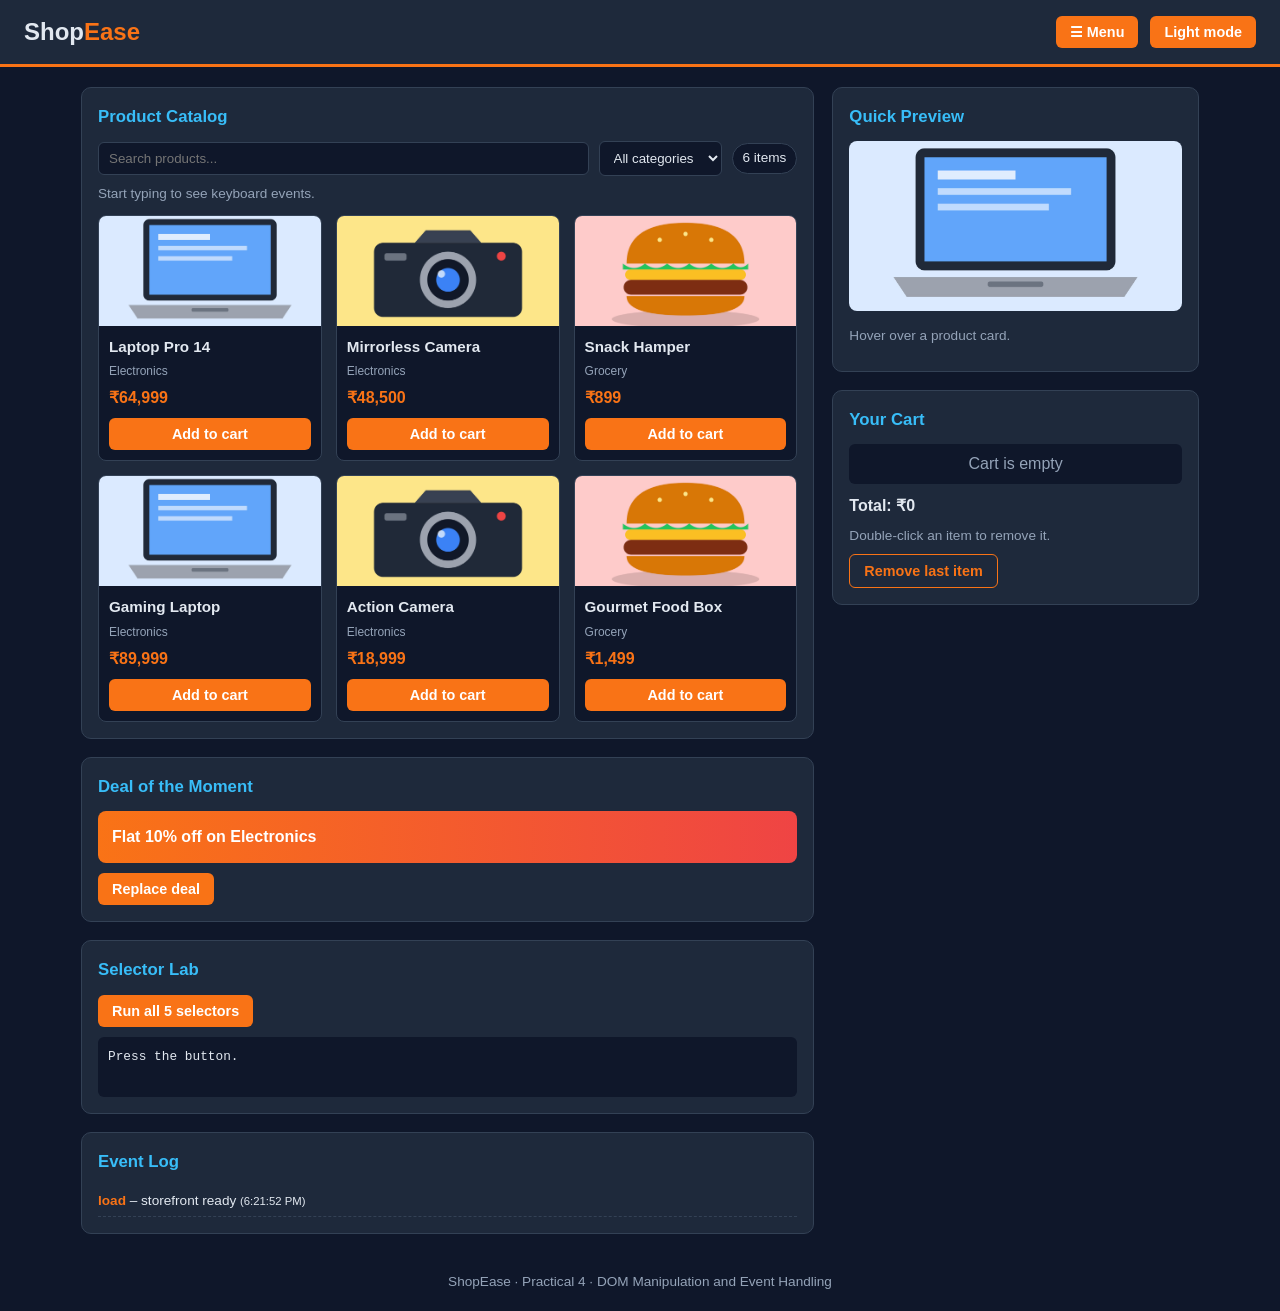
<file: practical_4/ShopEase_DOM/index.html>
<!DOCTYPE html>
<html lang="en">
<head>
  <meta charset="UTF-8">
  <meta name="viewport" content="width=device-width, initial-scale=1.0">
  <title>ShopEase Storefront | DOM &amp; Events</title>
  <link rel="stylesheet" href="css/styles.css">
</head>
<body data-theme="dark">

<header class="topbar">
  <h1 class="logo">Shop<span>Ease</span></h1>
  <button id="menuToggle" aria-expanded="false" aria-controls="mainNav">&#9776; Menu</button>
  <button id="themeToggle">Light mode</button>
</header>

<nav id="mainNav" class="collapsed" aria-label="Main">
  <ul>
    <li><a href="#catalog">Catalog</a></li>
    <li><a href="#cartPanel">Cart</a></li>
    <li><a href="#labPanel">Selector Lab</a></li>
    <li><a href="#logPanel">Event Log</a></li>
  </ul>
</nav>

<div id="toast" role="status" aria-live="polite"></div>

<main class="layout">
  <section id="catalog" class="panel wide">
    <h2>Product Catalog</h2>
    <div class="toolbar">
      <input type="search" id="searchBox" placeholder="Search products..." autocomplete="off">
      <select id="categoryFilter">
        <option value="all">All categories</option>
        <option value="Electronics">Electronics</option>
        <option value="Grocery">Grocery</option>
      </select>
      <span id="resultCount" class="badge">0 items</span>
    </div>
    <p id="keyHint" class="hint">Start typing to see keyboard events.</p>
    <div id="productGrid" class="grid"></div>
  </section>

  <aside class="side">
    <section class="panel" id="previewPanel">
      <h2>Quick Preview</h2>
      <img id="previewImg" src="img/laptop.jpg" alt="Hover a product to preview it">
      <p id="previewName" class="hint">Hover over a product card.</p>
    </section>

    <section class="panel" id="cartPanel">
      <h2>Your Cart</h2>
      <ul id="cartList"></ul>
      <p id="cartTotal" class="total">Total: &#8377;0</p>
      <p class="hint">Double-click an item to remove it.</p>
      <button id="removeLast" class="ghost">Remove last item</button>
    </section>
  </aside>

  <section class="panel" id="dealPanel">
    <h2>Deal of the Moment</h2>
    <div id="dealSlot"><div class="deal" data-deal="0">Flat 10% off on Electronics</div></div>
    <button id="swapDeal">Replace deal</button>
  </section>

  <section class="panel" id="labPanel">
    <h2>Selector Lab</h2>
    <button id="runSelectors">Run all 5 selectors</button>
    <pre id="selectorOutput" class="lab-out">Press the button.</pre>
  </section>

  <section class="panel wide" id="logPanel">
    <h2>Event Log</h2>
    <ul id="eventLog"></ul>
  </section>
</main>

<footer class="footer">ShopEase &middot; Practical 4 &middot; DOM Manipulation and Event Handling</footer>

<script src="js/app.js"></script>
</body>
</html>
</file>
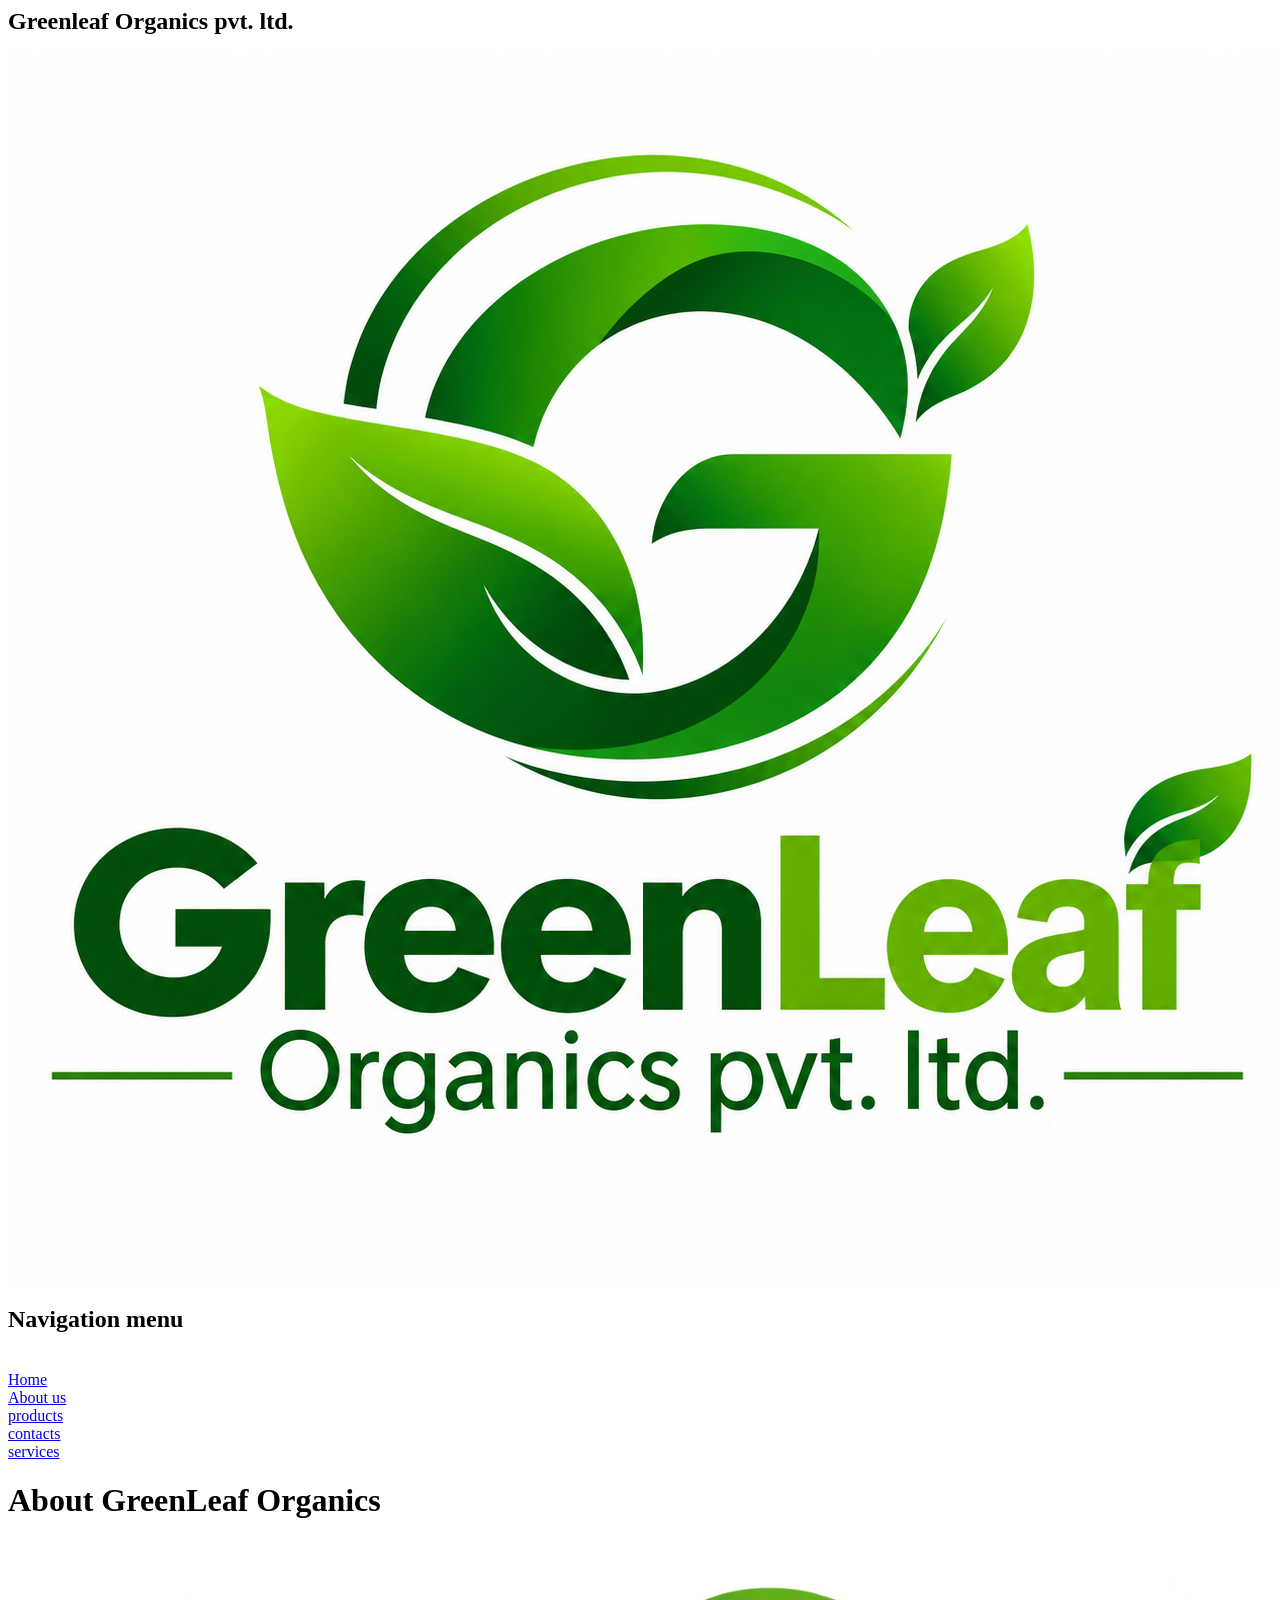
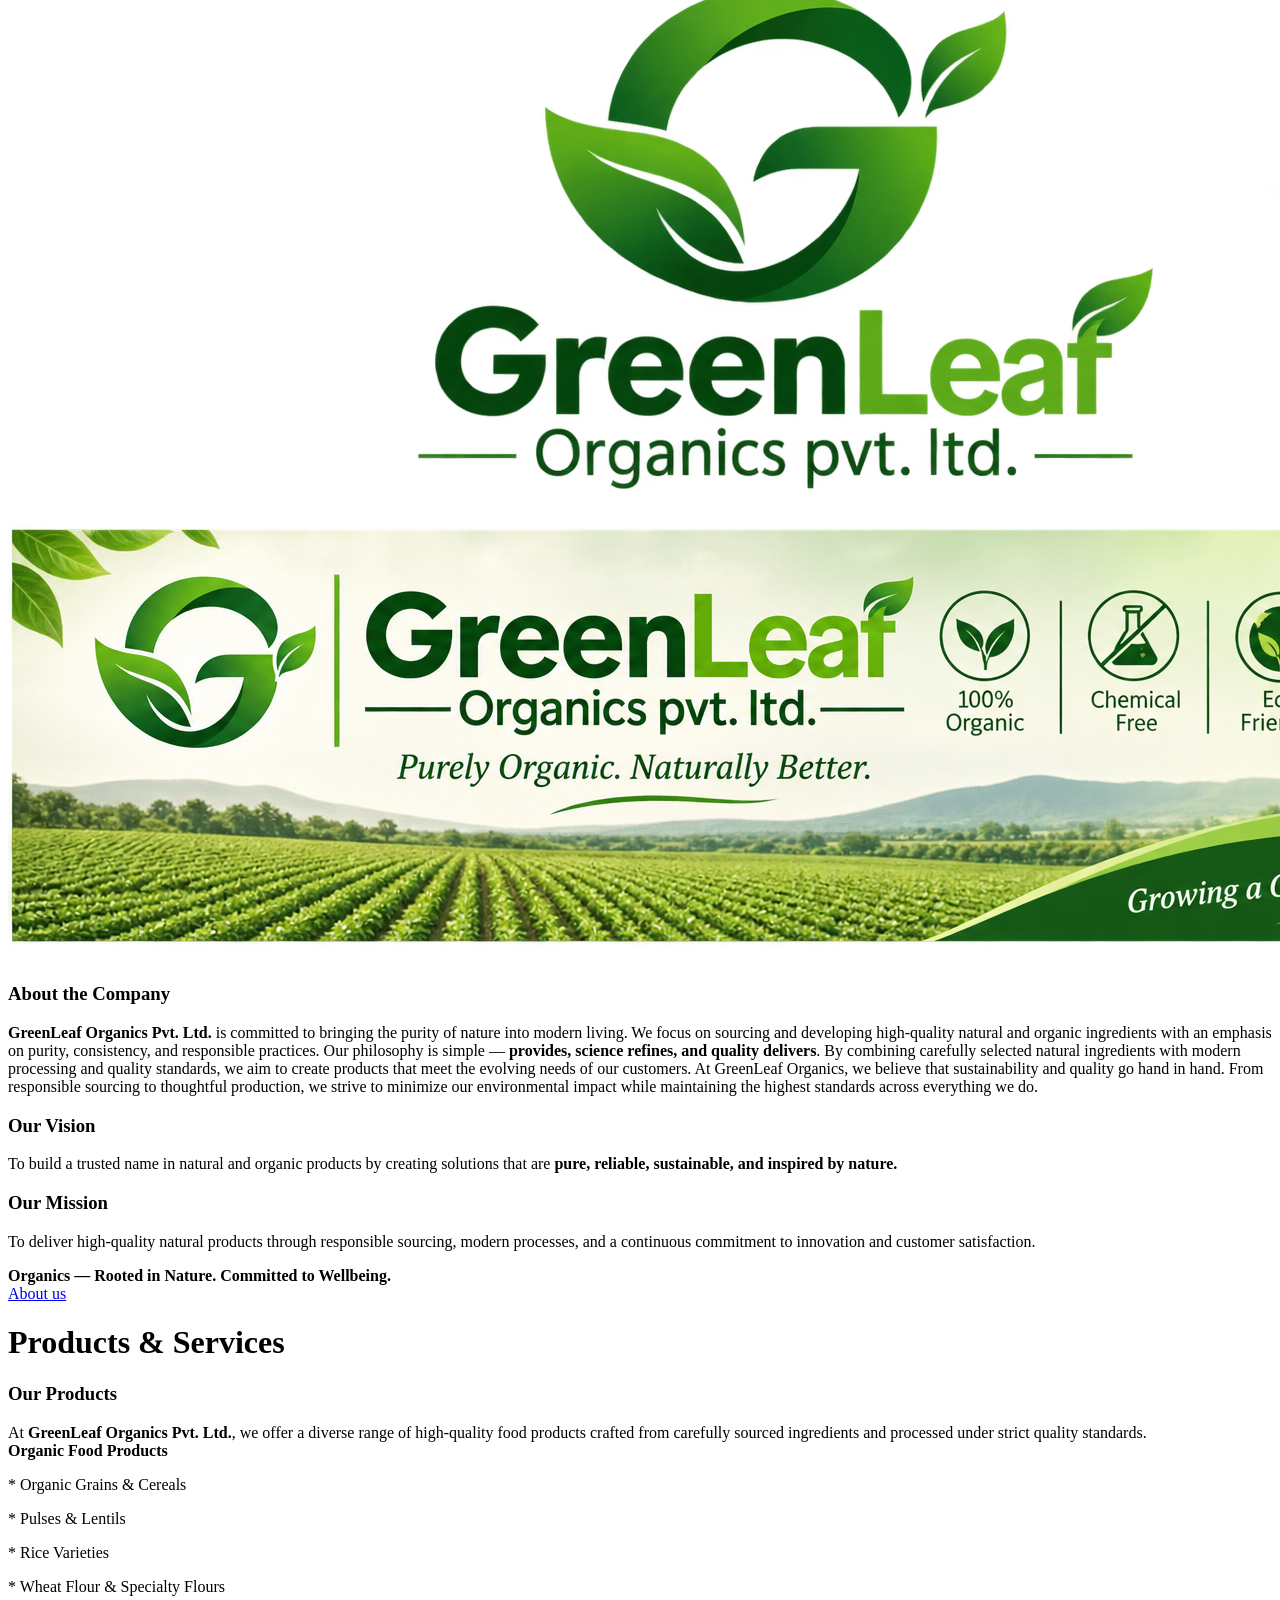
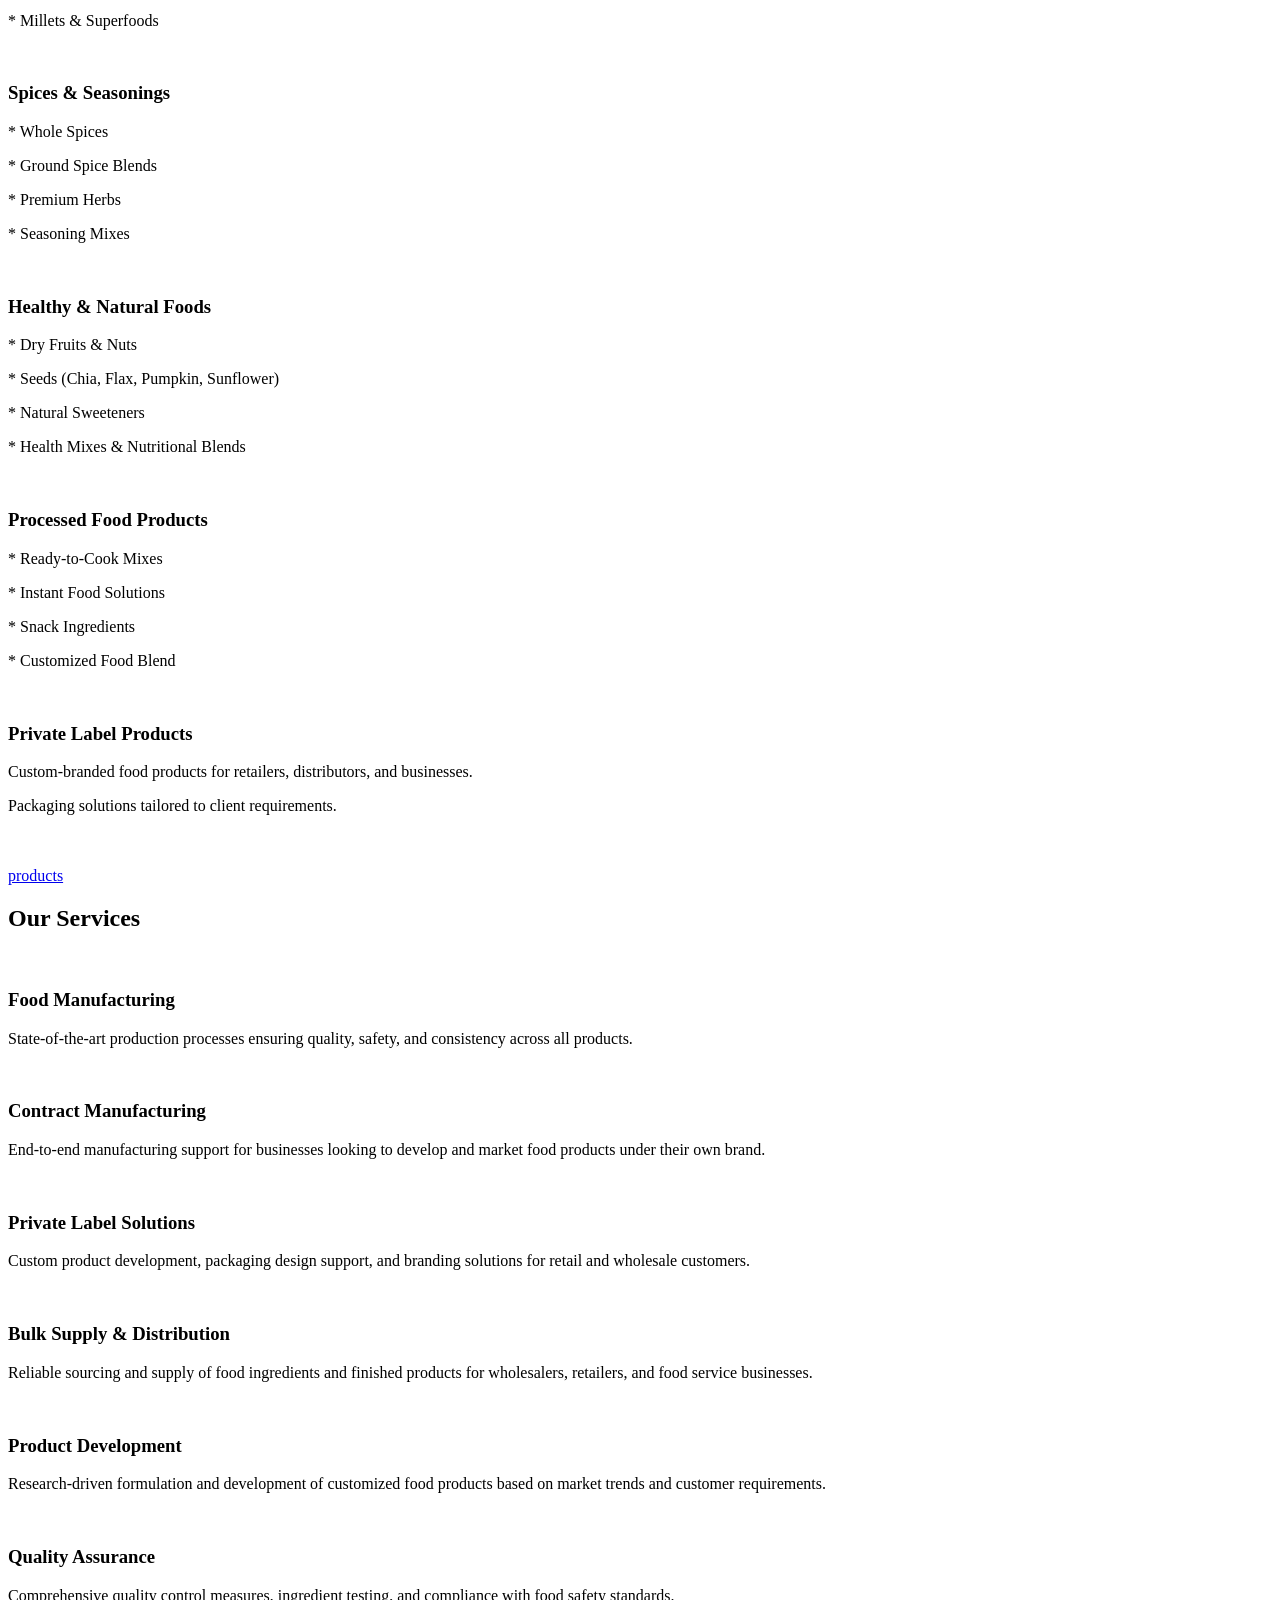
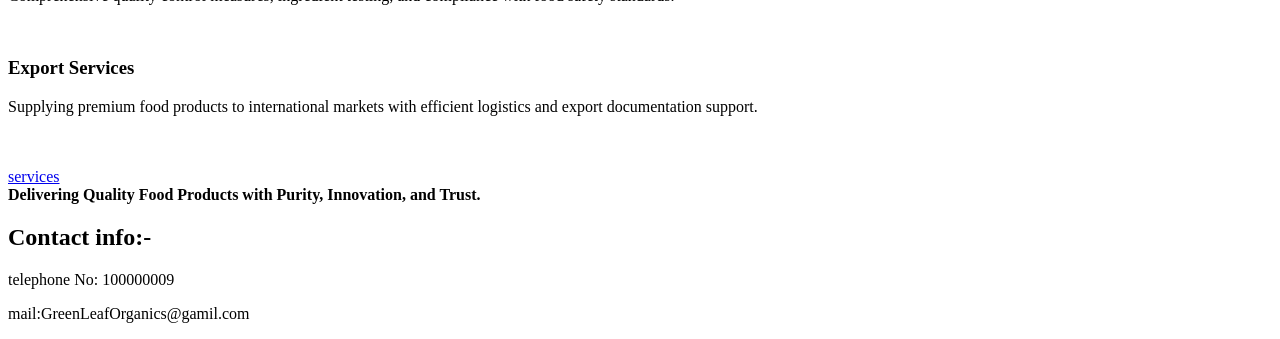
<file: practical_1/practical_1.html>
<html>
    <head>
        <title>Greenleaf Organics</title>
        
    </head>
    <form>
        <b><h2>Greenleaf Organics pvt. ltd.</h2></b>
        <img src="GreenLeaf Organics Logo.png" alt="GreenLeaf Organics">
        <br>
        <b><h2>Navigation menu</h2></b>
        <br>
        <a href="Home">Home</a>
        <br>
        <a href="About Us.html">About us</a>
        <br>
        <a href="Products.html">products</a>
        <br>
        <a href="Contact Us.html">contacts</a>
        <br> 
        <a href="Services.html">services</a>
        <br>

        <h1>About GreenLeaf Organics</h1>
        <img src="GreenLeaf Organics Eco Branding Banner.png" alt="image banner">

<h3>About the Company</h3>

<p><b>GreenLeaf Organics Pvt. Ltd.</b> is committed to bringing the purity of nature into modern living. We focus on sourcing and developing high-quality natural and organic ingredients with an emphasis on purity, consistency, and responsible practices.

Our philosophy is simple — <b> provides, science refines, and quality delivers</b>. By combining carefully selected natural ingredients with modern processing and quality standards, we aim to create products that meet the evolving needs of our customers.

At GreenLeaf Organics, we believe that sustainability and quality go hand in hand. From responsible sourcing to thoughtful production, we strive to minimize our environmental impact while maintaining the highest standards across everything we do.</p>

<h3> Our Vision</h3>


<p>To build a trusted name in natural and organic products by creating solutions that are <b>pure, reliable, sustainable, and inspired by nature.</b></p>

<h3> Our Mission</h3>

<p>To deliver high-quality natural products through responsible sourcing, modern processes, and a continuous commitment to innovation and customer satisfaction.</p>

<b> Organics — Rooted in Nature. Committed to Wellbeing.</b>
        <br>
        <a href="About us">About us</a>
        <br>

        <b><h1>Products & Services</h1></b>


 <h3>Our Products</h3>

At <b>GreenLeaf Organics Pvt. Ltd.</b>, we offer a diverse range of high-quality food products crafted from carefully sourced ingredients and processed under strict quality standards.
<br>
<b> Organic Food Products</b>

<p>* Organic Grains & Cereals</p>
<p>* Pulses & Lentils</p>
<p>* Rice Varieties</p>
<p>* Wheat Flour & Specialty Flours</p>
<p>* Millets & Superfoods</p>
<br>

<b> <h3> Spices & Seasonings</h3></b>

<p>* Whole Spices</p>
<p>* Ground Spice Blends</p>
<p>* Premium Herbs</p>
<p>* Seasoning Mixes</p>
<br>

<b> <h3> Healthy & Natural Foods</h3></b>

<p>* Dry Fruits & Nuts</p>
<p>* Seeds (Chia, Flax, Pumpkin, Sunflower)</p>
<p>* Natural Sweeteners</p>
<p>* Health Mixes & Nutritional Blends</p>
<br>

<b> <h3> Processed Food Products</h3></b>

<p>* Ready-to-Cook Mixes</p>
<p>* Instant Food Solutions</p>
<p>* Snack Ingredients</p>
<p>* Customized Food Blend</p>
<br>

<b> <h3> Private Label Products</h3></b>

<p>Custom-branded food products for retailers, distributors, and businesses.</p>
<p>Packaging solutions tailored to client requirements.</p>
<br>
        <br>
        <a href="products">products</a>
        <br>

<b><h2> Our Services</h2></b>
<br>

<b> <h3> Food Manufacturing</h3></b>


<p>State-of-the-art production processes ensuring quality, safety, and consistency across all products.</p>
<br>

<b>  <h3>Contract Manufacturing</h3></b>

<p>End-to-end manufacturing support for businesses looking to develop and market food products under their own brand.</p>
<br>

<b>  <h3>Private Label Solutions</h3></b>

<p>Custom product development, packaging design support, and branding solutions for retail and wholesale customers.</p>
<br>

<b>  <h3>Bulk Supply & Distribution</h3></b>

<p>Reliable sourcing and supply of food ingredients and finished products for wholesalers, retailers, and food service businesses.</p>
<br>

<b>  <h3>Product Development</h3></b>

<p>Research-driven formulation and development of customized food products based on market trends and customer requirements.</p>
<br>

<b>  <h3>Quality Assurance</h3></b>

<p>Comprehensive quality control measures, ingredient testing, and compliance with food safety standards.</p>
<br>

<b>  <h3>Export Services</h3></b>

<p>Supplying premium food products to international markets with efficient logistics and export documentation support.</p>
<br>
        <br> 
        <a href="services">services</a>
        <br>

<b> Delivering Quality Food Products with Purity, Innovation, and Trust.</b>
<br>
<b><h2>Contact info:-</h2></b>
<p>telephone No: 100000009</p>
<p>mail:GreenLeafOrganics@gamil.com</p>





    </form>
  
</html>
</file>
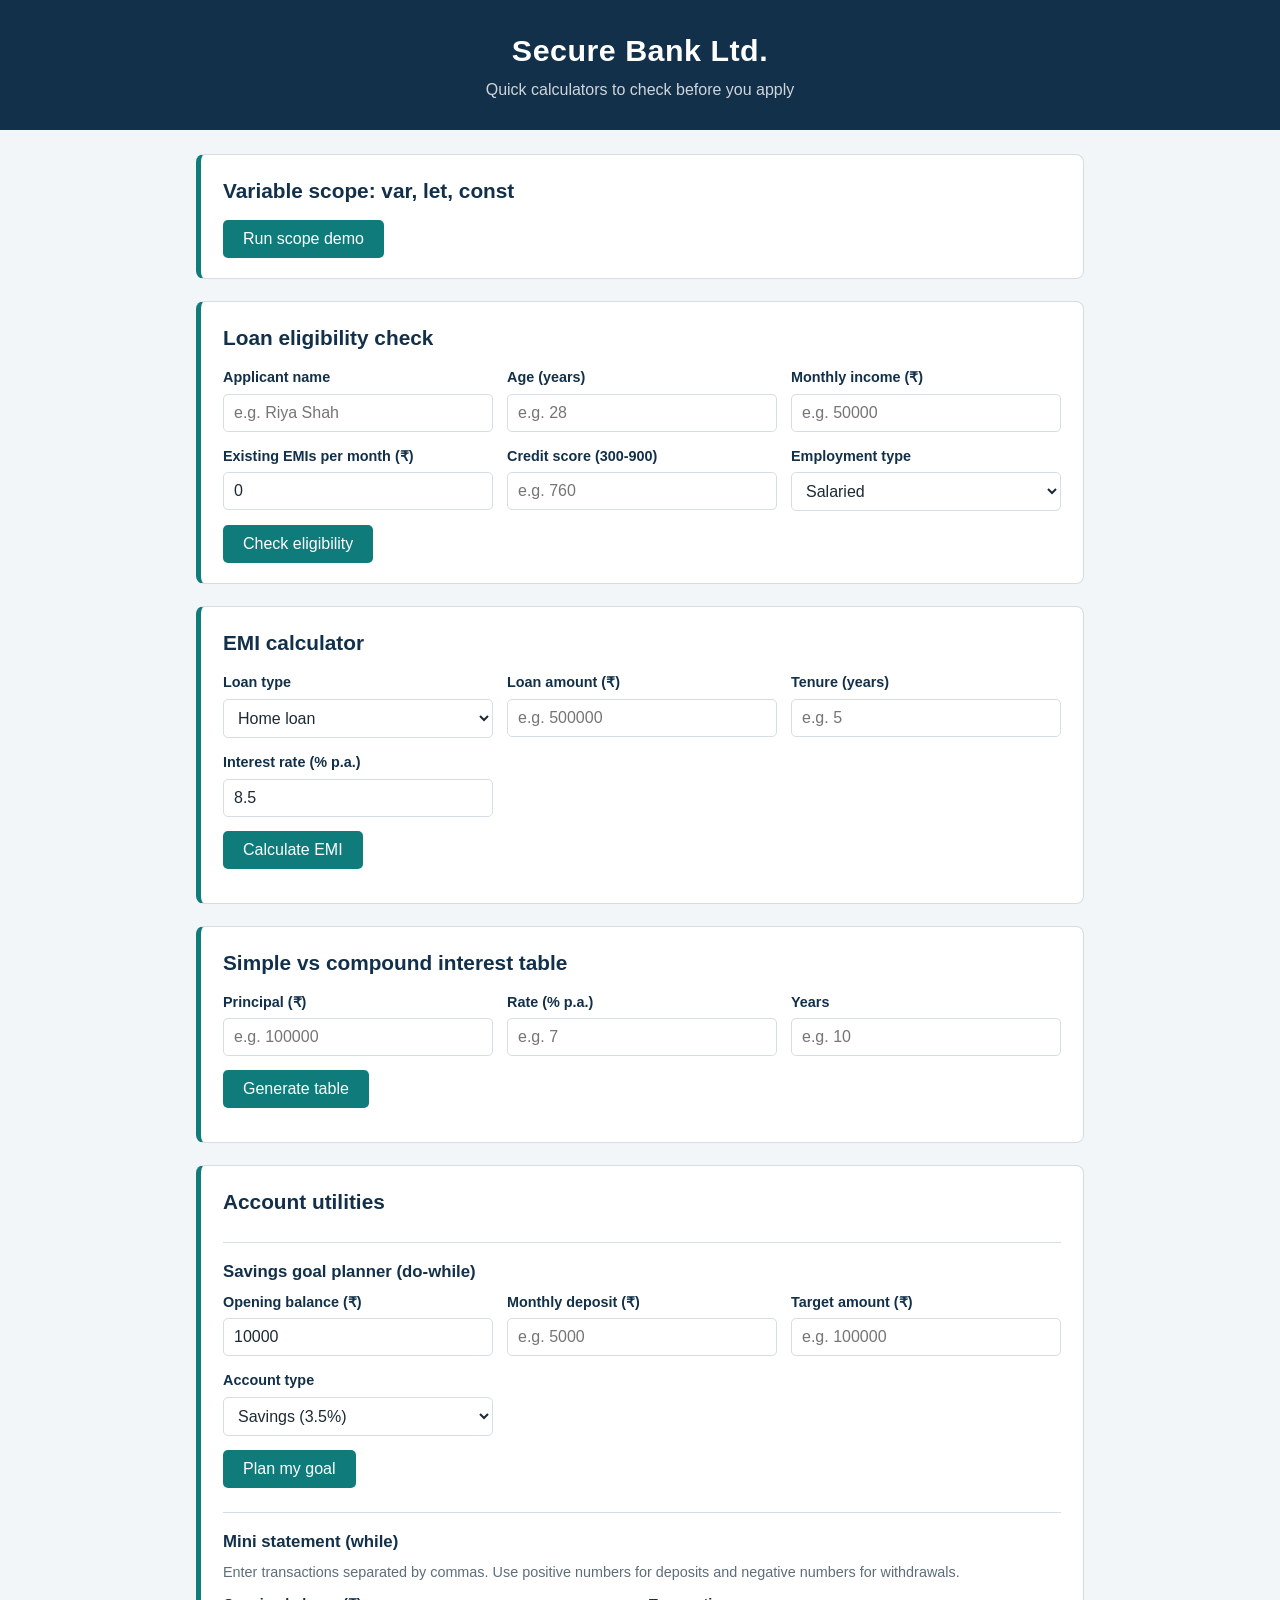
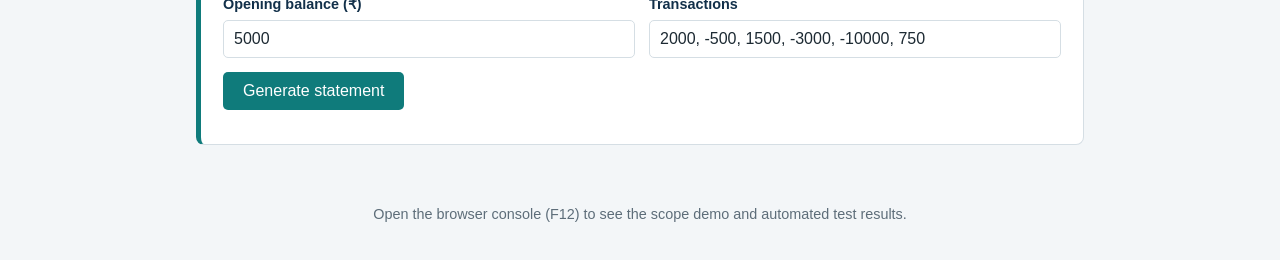
<file: practical_3/practical_3.html>
<!DOCTYPE html>
<html lang="en">
<head>
  <meta charset="UTF-8">
  <meta name="viewport" content="width=device-width, initial-scale=1.0">
  <title>Secure Bank Ltd. - Banking Utilities</title>
  <!-- External CSS -->
  <link rel="stylesheet" href="style.css">
</head>
<body>

  <header class="site-header">
    <h1>Secure Bank Ltd.</h1>
    <p>Quick calculators to check before you apply</p>
  </header>

  <main class="container">

    <!-- 1. Variables and scope demo (Task 2) -->
    <section class="panel">
      <h2>Variable scope: var, let, const</h2>
      <button id="btnScope" type="button">Run scope demo</button>
      <pre id="scopeOutput" class="output"></pre>
    </section>

    <!-- 2. Loan eligibility (Tasks 3, 4: operators, if-else, nested if) -->
    <section class="panel">
      <h2>Loan eligibility check</h2>
      <div class="grid">
        <label>Applicant name
          <input type="text" id="elName" placeholder="e.g. Riya Shah">
        </label>
        <label>Age (years)
          <input type="number" id="elAge" min="0" placeholder="e.g. 28">
        </label>
        <label>Monthly income (₹)
          <input type="number" id="elIncome" min="0" placeholder="e.g. 50000">
        </label>
        <label>Existing EMIs per month (₹)
          <input type="number" id="elEmi" min="0" value="0">
        </label>
        <label>Credit score (300-900)
          <input type="number" id="elScore" min="300" max="900" placeholder="e.g. 760">
        </label>
        <label>Employment type
          <select id="elEmployment">
            <option value="salaried">Salaried</option>
            <option value="self">Self-employed</option>
            <option value="student">Student</option>
            <option value="unemployed">Unemployed</option>
          </select>
        </label>
      </div>
      <button id="btnEligibility" type="button">Check eligibility</button>
      <div id="eligibilityOutput" class="output"></div>
    </section>

    <!-- 3. EMI calculator (Tasks 4 switch, 5 for loop, 6 functions) -->
    <section class="panel">
      <h2>EMI calculator</h2>
      <div class="grid">
        <label>Loan type
          <select id="emiType">
            <option value="home">Home loan</option>
            <option value="car">Car loan</option>
            <option value="education">Education loan</option>
            <option value="personal">Personal loan</option>
          </select>
        </label>
        <label>Loan amount (₹)
          <input type="number" id="emiAmount" min="0" placeholder="e.g. 500000">
        </label>
        <label>Tenure (years)
          <input type="number" id="emiYears" min="1" placeholder="e.g. 5">
        </label>
        <label>Interest rate (% p.a.)
          <input type="number" id="emiRate" step="0.1" min="0" placeholder="auto-filled from loan type">
        </label>
      </div>
      <button id="btnEmi" type="button">Calculate EMI</button>
      <div id="emiOutput" class="output"></div>
      <div id="emiTable" class="table-wrap"></div>
    </section>

    <!-- 4. Interest tables (Task 5: for loop) -->
    <section class="panel">
      <h2>Simple vs compound interest table</h2>
      <div class="grid">
        <label>Principal (₹)
          <input type="number" id="siPrincipal" min="0" placeholder="e.g. 100000">
        </label>
        <label>Rate (% p.a.)
          <input type="number" id="siRate" step="0.1" min="0" placeholder="e.g. 7">
        </label>
        <label>Years
          <input type="number" id="siYears" min="1" max="30" placeholder="e.g. 10">
        </label>
      </div>
      <button id="btnInterest" type="button">Generate table</button>
      <div id="interestTable" class="table-wrap"></div>
    </section>

    <!-- 5. Account utilities (Task 5: while and do-while) -->
    <section class="panel">
      <h2>Account utilities</h2>

      <h3>Savings goal planner (do-while)</h3>
      <div class="grid">
        <label>Opening balance (₹)
          <input type="number" id="goalStart" min="0" value="10000">
        </label>
        <label>Monthly deposit (₹)
          <input type="number" id="goalDeposit" min="0" placeholder="e.g. 5000">
        </label>
        <label>Target amount (₹)
          <input type="number" id="goalTarget" min="0" placeholder="e.g. 100000">
        </label>
        <label>Account type
          <select id="goalAccount">
            <option value="savings">Savings (3.5%)</option>
            <option value="salary">Salary (4%)</option>
            <option value="senior">Senior citizen (5%)</option>
            <option value="current">Current (0%)</option>
          </select>
        </label>
      </div>
      <button id="btnGoal" type="button">Plan my goal</button>
      <div id="goalOutput" class="output"></div>

      <h3>Mini statement (while)</h3>
      <p class="hint">Enter transactions separated by commas. Use positive numbers for deposits and negative numbers for withdrawals.</p>
      <div class="grid">
        <label>Opening balance (₹)
          <input type="number" id="stOpening" min="0" value="5000">
        </label>
        <label>Transactions
          <input type="text" id="stTxns" value="2000, -500, 1500, -3000, -10000, 750">
        </label>
      </div>
      <button id="btnStatement" type="button">Generate statement</button>
      <div id="statementOutput" class="table-wrap"></div>
    </section>

  </main>

  <footer class="site-footer">
    <p>Open the browser console (F12) to see the scope demo and automated test results.</p>
  </footer>

  <!-- External JavaScript -->
  <script src="script.js"></script>
</body>
</html>
</file>
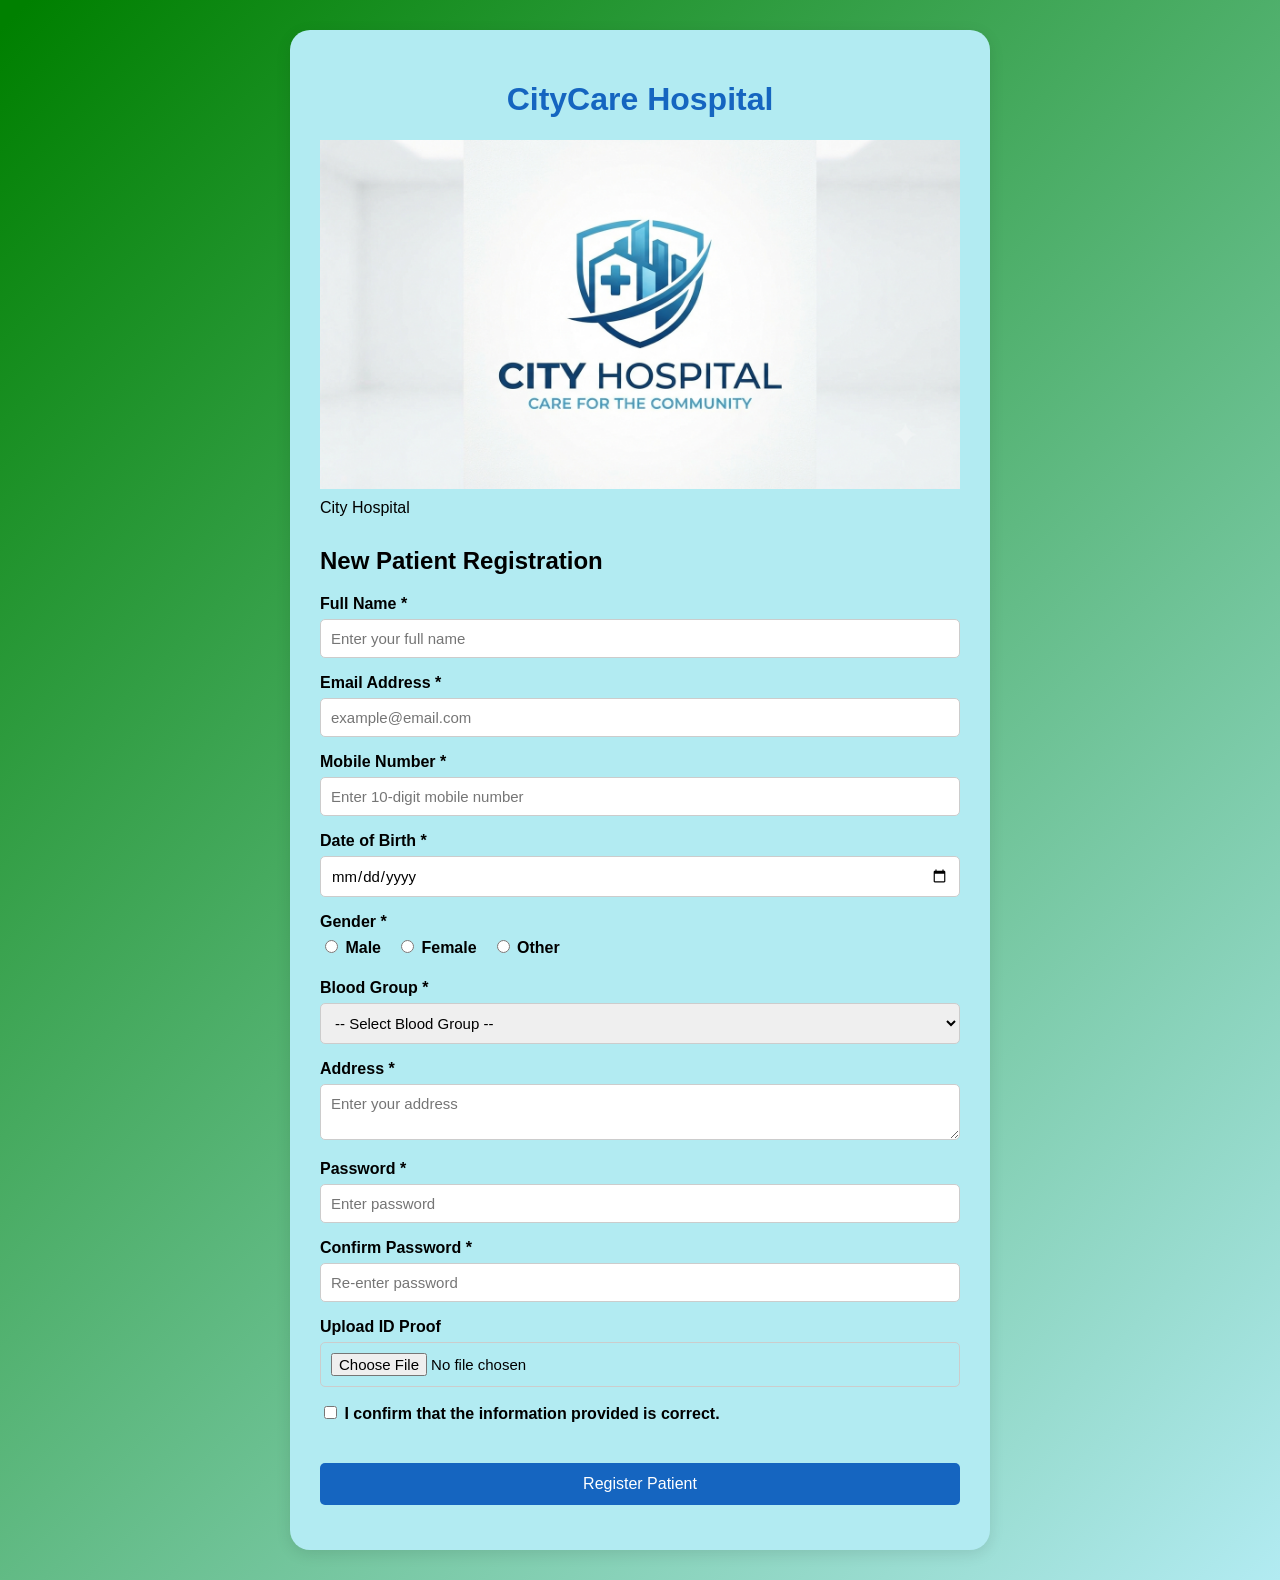
<file: practical_5/practical_5.html>
<!DOCTYPE html>
<html lang="en">
<head>
    <meta charset="UTF-8">
    <meta name="viewport" content="width=device-width, initial-scale=1.0">
    <title>CityCare Hospital - Patient Registration</title>
    <link rel="stylesheet" href="style (1).css">
</head>

<body>
    <div class="container">
        <h1>CityCare Hospital</h1>
        <img src="logo.png">City Hospital<img>
        <h2>New Patient Registration</h2>
        <form id="registrationForm" novalidate>
            <div class="form-group">
                <label for="fullName">Full Name *</label>
                <input type="text" id="fullName" placeholder="Enter your full name" maxlength="50" required>
                <span class="error" id="nameError"></span>
            </div>
            <div class="form-group">
                <label for="email">Email Address *</label>
                <input type="email" id="email" placeholder="example@email.com" maxlength="100" required>
                <span class="error" id="emailError"></span>
            </div>
            <div class="form-group">
                <label for="mobile">Mobile Number *</label>
                <input type="tel" id="mobile" placeholder="Enter 10-digit mobile number" maxlength="10" required>
                <span class="error" id="mobileError"></span>
            </div>
            <div class="form-group">
                <label for="dob">Date of Birth *</label>
                <input type="date" id="dob" required>
                <span class="error" id="dobError"></span>
            </div>
            <div class="form-group">
                <label>Gender *</label>
                <div class="radio-group">
                    <label><input type="radio" name="gender" value="Male"> Male</label>
                    <label><input type="radio" name="gender" value="Female"> Female</label>
                    <label><input type="radio" name="gender" value="Other"> Other</label>
                </div>
                <span class="error" id="genderError"></span>
            </div>
            <div class="form-group">
                <label for="bloodGroup">Blood Group *</label>
                <select id="bloodGroup" required>
                    <option value="">-- Select Blood Group --</option>
                    <option>A+</option>
                    <option>A-</option>
                    <option>B+</option>
                    <option>B-</option>
                    <option>AB+</option>
                    <option>AB-</option>
                    <option>O+</option>
                    <option>O-</option>
                </select>
                <span class="error" id="bloodError"></span>
            </div>
            <div class="form-group">
                <label for="address">Address *</label>
                <textarea id="address" placeholder="Enter your address" maxlength="200" required></textarea>
                <span class="error" id="addressError"></span>
            </div>
            <div class="form-group">
                <label for="password">Password *</label>
                <input type="password" id="password" placeholder="Enter password" minlength="8" maxlength="30" required>
                <div class="strength" id="passwordStrength"></div>
                <span class="error" id="passwordError"></span>
            </div>
            <div class="form-group">
                <label for="confirmPassword">Confirm Password *</label>
                <input type="password" id="confirmPassword" placeholder="Re-enter password" required>
                <span class="error" id="confirmPasswordError"></span>
            </div>
            <div class="form-group">
                <label for="document">Upload ID Proof</label>
                <input type="file" id="document" accept=".jpg,.jpeg,.png,.pdf">
                <span class="error" id="fileError"></span>
            </div>
            <div class="form-group checkbox-group">
                <label><input type="checkbox" id="terms"> I confirm that the information provided is correct.</label>
            </div>
            <span class="error" id="termsError"></span>
            <br>
            <button type="submit">Register Patient</button>
            <div class="success-message" id="successMessage"></div>
        </form>
    </div>
    <script src="script5.js"></script>
</body>
</html>
</file>
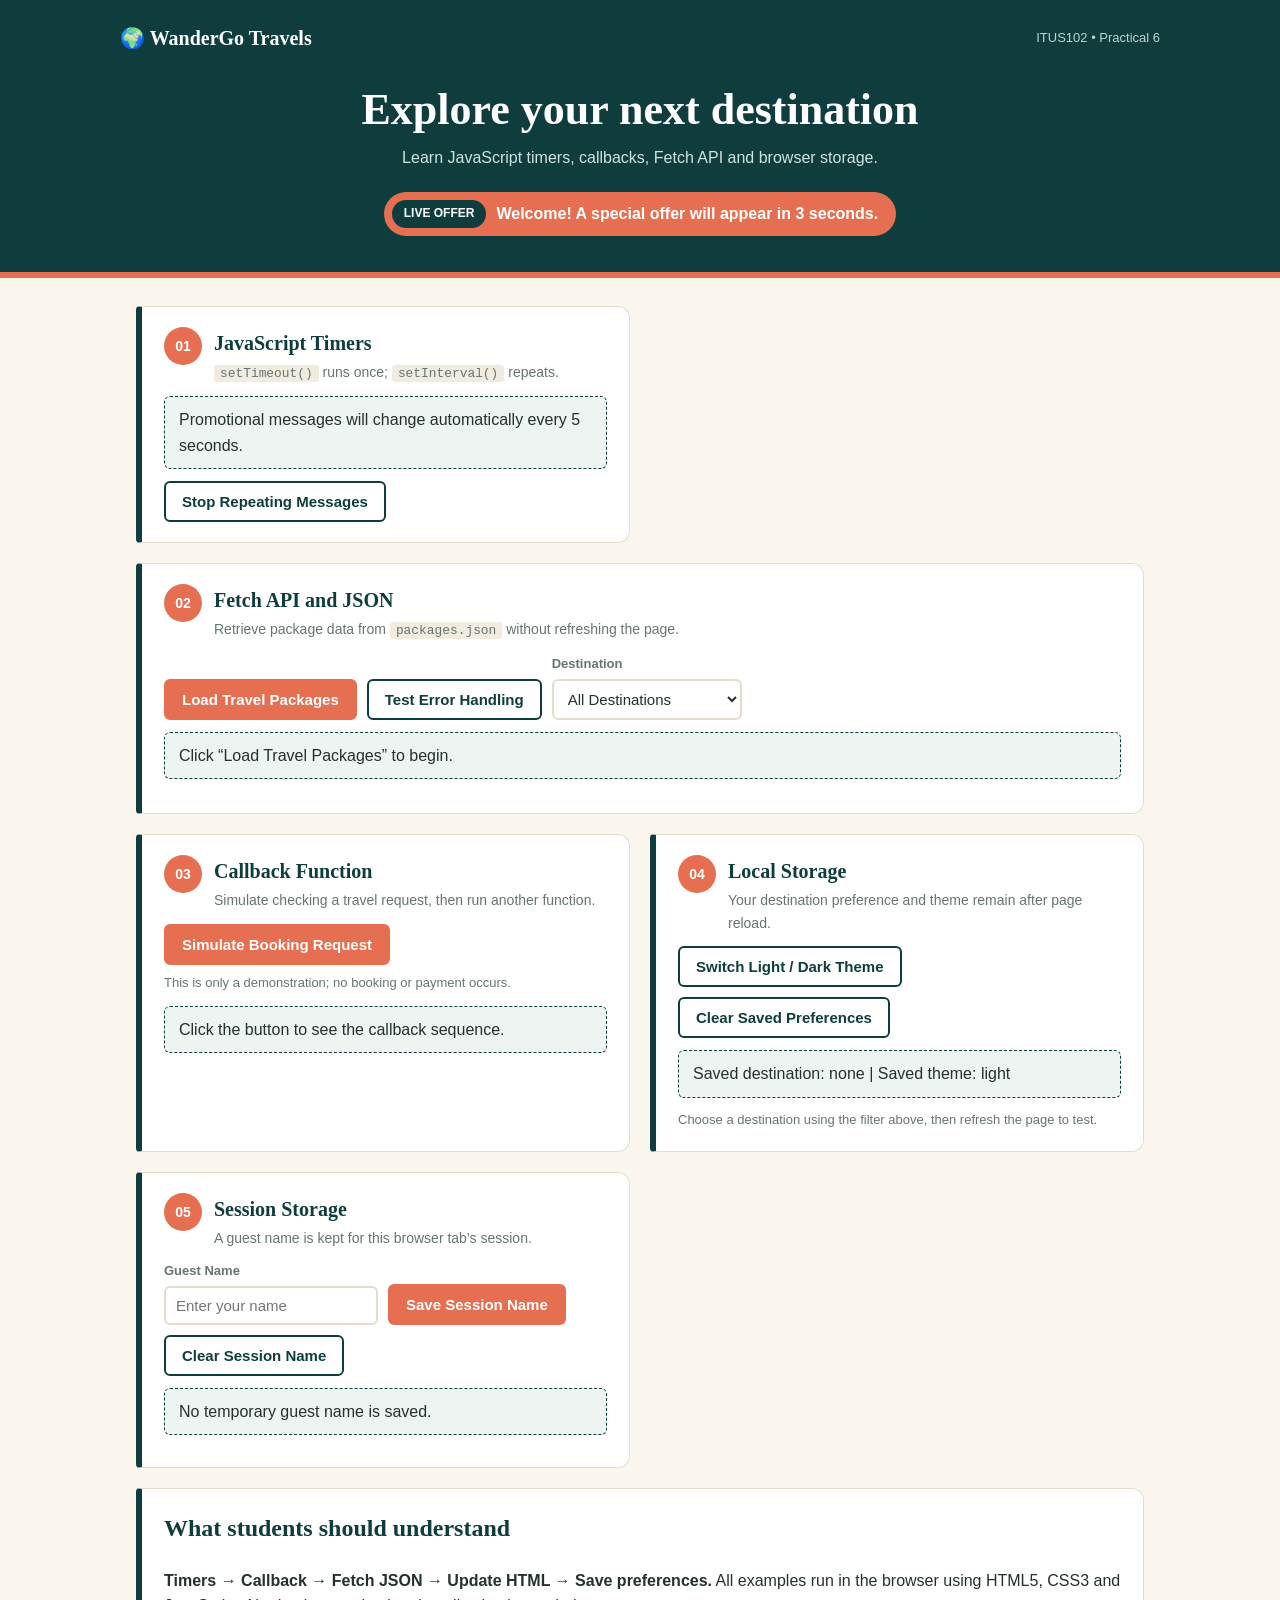
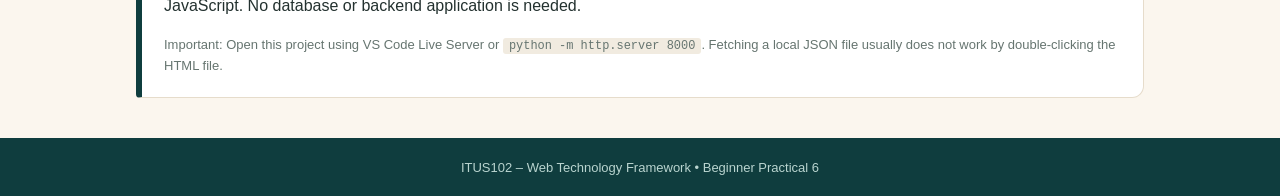
<file: practical_6/practical6_wtf/practical_6.html>
<!DOCTYPE html>
<html lang="en">
<head>
    <meta charset="UTF-8">
    <meta name="viewport" content="width=device-width, initial-scale=1.0">
    <title>Practical 6 | WanderGo Travels</title>
    <link rel="stylesheet" href="style.css">
    <script src="practical6.js" defer></script>
</head>
<body>
    <header class="hero">
        <div class="header-line"><span class="brand">🌍 WanderGo Travels</span><span class="course">ITUS102 • Practical 6</span></div>
        <h1>Explore your next destination</h1>
        <p>Learn JavaScript timers, callbacks, Fetch API and browser storage.</p>
        <div class="promo"><span class="tag">LIVE OFFER</span><span id="promoMessage" aria-live="polite">Welcome! A special offer will appear in 3 seconds.</span></div>
    </header>

    <main class="container">
        <section class="panel">
            <div class="section-title"><span class="number">01</span><div><h2>JavaScript Timers</h2><p><code>setTimeout()</code> runs once; <code>setInterval()</code> repeats.</p></div></div>
            <p id="timerResult" class="message">Promotional messages will change automatically every 5 seconds.</p>
            <button id="stopTimerBtn" type="button" class="secondary">Stop Repeating Messages</button>
        </section>

        <section class="panel">
            <div class="section-title"><span class="number">02</span><div><h2>Fetch API and JSON</h2><p>Retrieve package data from <code>packages.json</code> without refreshing the page.</p></div></div>
            <div class="actions">
                <button id="loadBtn" type="button">Load Travel Packages</button>
                <button id="errorBtn" type="button" class="secondary">Test Error Handling</button>
                <label class="select-label" for="destinationFilter">Destination
                    <select id="destinationFilter"><option value="all">All Destinations</option></select>
                </label>
            </div>
            <p id="fetchStatus" class="message" role="status" aria-live="polite">Click “Load Travel Packages” to begin.</p>
            <div id="packageList" class="package-grid" aria-label="Travel packages"></div>
        </section>

        <section class="panel">
            <div class="section-title"><span class="number">03</span><div><h2>Callback Function</h2><p>Simulate checking a travel request, then run another function.</p></div></div>
            <button id="bookingBtn" type="button">Simulate Booking Request</button>
            <p class="note">This is only a demonstration; no booking or payment occurs.</p>
            <p id="callbackResult" class="message" role="status" aria-live="polite">Click the button to see the callback sequence.</p>
        </section>

        <section class="panel">
            <div class="section-title"><span class="number">04</span><div><h2>Local Storage</h2><p>Your destination preference and theme remain after page reload.</p></div></div>
            <div class="actions"><button id="themeBtn" type="button" class="secondary">Switch Light / Dark Theme</button><button id="clearLocalBtn" type="button" class="secondary">Clear Saved Preferences</button></div>
            <p id="localResult" class="message">Saved preference: none</p>
            <p class="note">Choose a destination using the filter above, then refresh the page to test.</p>
        </section>

        <section class="panel">
            <div class="section-title"><span class="number">05</span><div><h2>Session Storage</h2><p>A guest name is kept for this browser tab's session.</p></div></div>
            <div class="actions"><label class="select-label" for="guestName">Guest Name<input id="guestName" type="text" maxlength="30" placeholder="Enter your name"></label><button id="saveSessionBtn" type="button">Save Session Name</button><button id="clearSessionBtn" type="button" class="secondary">Clear Session Name</button></div>
            <p id="sessionResult" class="message" role="status" aria-live="polite">No temporary guest name is saved.</p>
        </section>

        <section class="panel lesson"><h2>What students should understand</h2><p><strong>Timers → Callback → Fetch JSON → Update HTML → Save preferences.</strong> All examples run in the browser using HTML5, CSS3 and JavaScript. No database or backend application is needed.</p><p class="note">Important: Open this project using VS Code Live Server or <code>python -m http.server 8000</code>. Fetching a local JSON file usually does not work by double-clicking the HTML file.</p></section>
    </main>
    <footer>ITUS102 – Web Technology Framework • Beginner Practical 6</footer>
</body>
</html>
</file>
<file: practical_4/ShopEase_DOM/css/styles.css>
:root{
  --bg:#0f172a; --panel:#1e293b; --text:#e2e8f0; --muted:#94a3b8;
  --accent:#f97316; --accent-2:#38bdf8; --line:#334155;
}
body[data-theme="light"]{
  --bg:#f1f5f9; --panel:#ffffff; --text:#0f172a; --muted:#64748b; --line:#cbd5e1;
}
*{box-sizing:border-box;margin:0;padding:0}
body{font-family:"Segoe UI",Tahoma,sans-serif;background:var(--bg);color:var(--text);line-height:1.5;transition:background .3s,color .3s}

.topbar{display:flex;align-items:center;gap:12px;padding:14px 24px;background:var(--panel);border-bottom:3px solid var(--accent)}
.logo{font-size:1.5rem;margin-right:auto}
.logo span{color:var(--accent)}
button{cursor:pointer;border:0;border-radius:6px;padding:8px 14px;background:var(--accent);color:#fff;font-weight:600;font-size:.9rem}
button:hover{filter:brightness(1.1)}
button.ghost{background:transparent;border:1px solid var(--accent);color:var(--accent)}

#mainNav{background:var(--panel);overflow:hidden;max-height:200px;transition:max-height .35s ease;border-bottom:1px solid var(--line)}
#mainNav.collapsed{max-height:0;border-bottom:0}
#mainNav ul{list-style:none;display:flex;gap:24px;padding:12px 24px;flex-wrap:wrap}
#mainNav a{color:var(--accent-2);text-decoration:none;font-weight:600}

.layout{display:grid;grid-template-columns:2fr 1fr;gap:18px;max-width:1150px;margin:20px auto;padding:0 16px}
.wide{grid-column:1}
.side{grid-column:2;grid-row:1 / span 2;display:flex;flex-direction:column;gap:18px}
.panel{background:var(--panel);border:1px solid var(--line);border-radius:10px;padding:16px}
.panel h2{font-size:1.05rem;margin-bottom:12px;color:var(--accent-2)}

.toolbar{display:flex;gap:10px;flex-wrap:wrap;align-items:center}
input,select{padding:8px 10px;border-radius:6px;border:1px solid var(--line);background:var(--bg);color:var(--text)}
input{flex:1;min-width:140px}
input:focus{outline:2px solid var(--accent-2)}
.badge{padding:4px 10px;border-radius:20px;background:var(--bg);border:1px solid var(--line);font-size:.85rem}
.hint{color:var(--muted);font-size:.85rem;margin:8px 0}

.grid{display:grid;grid-template-columns:repeat(auto-fill,minmax(170px,1fr));gap:14px;margin-top:10px}
.card{background:var(--bg);border:1px solid var(--line);border-radius:8px;overflow:hidden;transition:transform .2s,border-color .2s}
.card:hover{transform:translateY(-4px);border-color:var(--accent)}
.card img{width:100%;height:110px;object-fit:cover;display:block}
.card .info{padding:10px}
.card h3{font-size:.95rem}
.card .cat{font-size:.75rem;color:var(--muted)}
.card .price{color:var(--accent);font-weight:700;margin:4px 0 8px}
.card button{width:100%}

#previewImg{width:100%;height:170px;object-fit:cover;border-radius:8px}
#cartList{list-style:none}
#cartList li{padding:8px 10px;margin-bottom:6px;background:var(--bg);border-radius:6px;display:flex;justify-content:space-between;cursor:pointer;user-select:none}
#cartList li.empty{color:var(--muted);cursor:default;justify-content:center}
.total{font-weight:700;margin:10px 0 4px}

.deal{padding:14px;border-radius:8px;margin-bottom:10px;font-weight:700;color:#fff;background:linear-gradient(90deg,var(--accent),#ef4444)}
.deal.alt{background:linear-gradient(90deg,#0ea5e9,#6366f1)}
.lab-out{margin-top:10px;white-space:pre-wrap;font-size:.8rem;background:var(--bg);padding:10px;border-radius:6px;min-height:60px}

#eventLog{list-style:none;max-height:170px;overflow:auto}
#eventLog li{font-size:.85rem;padding:5px 0;border-bottom:1px dashed var(--line)}
#eventLog li b{color:var(--accent)}

#toast{position:fixed;right:20px;bottom:20px;padding:12px 18px;background:var(--accent-2);color:#0f172a;font-weight:700;border-radius:8px;opacity:0;transform:translateY(20px);transition:.3s;pointer-events:none;z-index:10}
#toast.show{opacity:1;transform:translateY(0)}
.footer{text-align:center;padding:18px;color:var(--muted);font-size:.85rem}

@media(max-width:800px){
  .layout{grid-template-columns:1fr}
  .wide,.side{grid-column:1;grid-row:auto}
}
</file>
<file: practical_3/style.css>
/* ===== Design tokens ===== */
:root {
  --navy: #12304a;
  --teal: #0f7b7b;
  --teal-dark: #0a5c5c;
  --paper: #f3f6f8;
  --white: #ffffff;
  --ink: #1d2a33;
  --muted: #5d6d79;
  --line: #d5dee4;
  --ok-bg: #e3f4ea;
  --ok-ink: #14633a;
  --bad-bg: #fbe7e6;
  --bad-ink: #9a1f1a;
  --warn-bg: #fff3d6;
  --warn-ink: #7a5300;
}

/* ===== Base ===== */
* {
  box-sizing: border-box;
}

body {
  margin: 0;
  font-family: "Segoe UI", Tahoma, Arial, sans-serif;
  background: var(--paper);
  color: var(--ink);
  line-height: 1.5;
}

/* ===== Header and footer ===== */
.site-header {
  background: var(--navy);
  color: var(--white);
  padding: 28px 20px;
  text-align: center;
}

.site-header h1 {
  margin: 0 0 4px;
  font-size: 1.9rem;
  letter-spacing: 0.5px;
}

.site-header p {
  margin: 0;
  opacity: 0.8;
}

.site-footer {
  text-align: center;
  color: var(--muted);
  font-size: 0.9rem;
  padding: 20px;
}

/* ===== Layout ===== */
.container {
  max-width: 920px;
  margin: 24px auto;
  padding: 0 16px;
}

.panel {
  background: var(--white);
  border: 1px solid var(--line);
  border-left: 5px solid var(--teal);
  border-radius: 8px;
  padding: 20px 22px;
  margin-bottom: 22px;
}

.panel h2 {
  margin: 0 0 14px;
  color: var(--navy);
  font-size: 1.3rem;
}

.panel h3 {
  margin: 24px 0 8px;
  color: var(--navy);
  font-size: 1.05rem;
  border-top: 1px solid var(--line);
  padding-top: 16px;
}

.hint {
  margin: 0 0 10px;
  color: var(--muted);
  font-size: 0.9rem;
}

.grid {
  display: grid;
  grid-template-columns: repeat(auto-fit, minmax(210px, 1fr));
  gap: 14px;
  margin-bottom: 14px;
}

/* ===== Form controls ===== */
label {
  display: flex;
  flex-direction: column;
  gap: 5px;
  font-size: 0.9rem;
  font-weight: 600;
  color: var(--navy);
}

input,
select {
  padding: 9px 10px;
  border: 1px solid var(--line);
  border-radius: 5px;
  font-size: 1rem;
  font-family: inherit;
  background: var(--white);
  color: var(--ink);
}

input:focus,
select:focus,
button:focus-visible {
  outline: 3px solid rgba(15, 123, 123, 0.35);
  border-color: var(--teal);
}

button {
  background: var(--teal);
  color: var(--white);
  border: 0;
  padding: 10px 20px;
  border-radius: 5px;
  font-size: 1rem;
  font-family: inherit;
  cursor: pointer;
}

button:hover {
  background: var(--teal-dark);
}

/* ===== Output areas ===== */
.output {
  margin-top: 14px;
  padding: 0;
}

.output:empty {
  display: none;
}

pre.output {
  background: #0e1d29;
  color: #d8f0ee;
  padding: 14px;
  border-radius: 6px;
  white-space: pre-wrap;
  font-family: Consolas, "Courier New", monospace;
  font-size: 0.9rem;
}

.result {
  padding: 12px 14px;
  border-radius: 6px;
  margin-top: 8px;
}

.result.ok {
  background: var(--ok-bg);
  color: var(--ok-ink);
}

.result.bad {
  background: var(--bad-bg);
  color: var(--bad-ink);
}

.result.warn {
  background: var(--warn-bg);
  color: var(--warn-ink);
}

.result p {
  margin: 4px 0;
}

/* ===== Tables ===== */
.table-wrap {
  margin-top: 14px;
  overflow-x: auto;
}

table {
  width: 100%;
  border-collapse: collapse;
  font-size: 0.92rem;
}

th,
td {
  padding: 8px 10px;
  border-bottom: 1px solid var(--line);
  text-align: right;
  white-space: nowrap;
}

th:first-child,
td:first-child {
  text-align: left;
}

thead th {
  background: var(--navy);
  color: var(--white);
}

tbody tr:nth-child(even) {
  background: var(--paper);
}

.neg {
  color: var(--bad-ink);
}

@media (max-width: 520px) {
  .panel {
    padding: 16px;
  }
}
</file>
<file: practical_5/style (1).css>
* {
    box-sizing: border-box;
    font-family: Arial, sans-serif;
}
img {
    display: block;
    margin: 10px auto;
    max-width: 100%;
    height: auto;
}
body {
    
    margin: 0;
    padding: 30px;
    
    background: linear-gradient(135deg, green 1%, #b2ebf2 100%);
    min-height: 100vh;

}
.container {
    max-width: 700px;
    margin: auto;
    background:#b2ebf2;
    padding: 30px;
    border-radius: 20px;
    box-shadow: 0 4px 15px rgba(0, 0, 0, 0.1);
}
h1 {
    text-align: center;
    color: #1565c0;
}
.form-group {
    margin-bottom: 16px;
}
label {
    display: block;
    margin-bottom: 6px;
    font-weight: bold;
}
input,
select,
textarea {
    width: 100%;
    padding: 10px;
    border: 1px solid #ccc;
    border-radius: 5px;
    font-size: 15px;
}
.radio-group,
.checkbox-group {
    display: flex;
    gap: 15px;
    align-items: center;
}
.radio-group input,
.checkbox-group input {
    width: auto;
}
.error {
    color: #d32f2f;
    font-size: 13px;
    margin-top: 5px;
    display: block;
}
.success-message {
    color: green;
    text-align: center;
    font-weight: bold;
    margin-top: 15px;
}
button {
    width: 100%;
    padding: 12px;
    background: #1565c0;
    color: white;
    border: none;
    border-radius: 5px;
    font-size: 16px;
    cursor: pointer;
}
button:hover {
    background: #0d47a1;
}
.strength {
    font-size: 13px;
    margin-top: 5px;
    font-weight: bold;
}
</file>
<file: practical_6/practical6_wtf/style.css>
/* Practical 6 - WanderGo Travels
   Sand and deep-teal theme, built on CSS variables */

:root {
    --bg: #fbf6ee;
    --surface: #ffffff;
    --ink: #23312f;
    --muted: #667570;
    --brand: #0f3d3e;
    --accent: #e76f51;
    --accent-dark: #c9573b;
    --line: #e6dccb;
    --info-bg: #eef4f1;
    --ok-bg: #e4f3e8;
    --ok-ink: #1f6b3f;
    --err-bg: #fde7e7;
    --err-ink: #a02323;
    --code-bg: #f1ebe0;
}

body.dark {
    --bg: #121a19;
    --surface: #1c2826;
    --ink: #e8efec;
    --muted: #a3b5af;
    --brand: #0b2a2b;
    --accent: #f08a6d;
    --accent-dark: #e76f51;
    --line: #33443f;
    --info-bg: #25352f;
    --ok-bg: #1d3d2b;
    --ok-ink: #b5efc8;
    --err-bg: #4a2323;
    --err-ink: #ffd0d0;
    --code-bg: #2c3b37;
}

* {
    box-sizing: border-box;
}

body {
    margin: 0;
    font-family: "Trebuchet MS", Verdana, sans-serif;
    font-size: 16px;
    line-height: 1.6;
    background: var(--bg);
    color: var(--ink);
}

h1,
h2,
h3 {
    font-family: Georgia, "Times New Roman", serif;
}

/* ---------- Hero ---------- */
.hero {
    padding: 22px 20px 36px;
    text-align: center;
    background: var(--brand);
    color: #ffffff;
    border-bottom: 6px solid var(--accent);
}

.header-line {
    max-width: 1040px;
    margin: 0 auto;
    display: flex;
    justify-content: space-between;
    align-items: center;
    gap: 10px;
}

.brand {
    font-family: Georgia, "Times New Roman", serif;
    font-size: 20px;
    font-weight: bold;
}

.course {
    font-size: 13px;
    color: #b9d4cf;
}

.hero h1 {
    margin: 30px 0 8px;
    font-size: clamp(28px, 5vw, 44px);
    line-height: 1.2;
}

.hero p {
    margin: 0 auto 22px;
    max-width: 560px;
    color: #cfe3de;
}

.promo {
    display: inline-flex;
    align-items: center;
    gap: 10px;
    max-width: 100%;
    padding: 8px 18px 8px 8px;
    background: var(--accent);
    border-radius: 40px;
    text-align: left;
}

.tag {
    padding: 4px 12px;
    background: var(--brand);
    color: #ffffff;
    border-radius: 30px;
    font-size: 12px;
    font-weight: bold;
    white-space: nowrap;
}

#promoMessage {
    color: #ffffff;
    font-weight: bold;
}

/* ---------- Layout ---------- */
.container {
    max-width: 1040px;
    margin: 28px auto 40px;
    padding: 0 16px;
    display: grid;
    grid-template-columns: repeat(2, 1fr);
    gap: 20px;
}

.panel {
    margin: 0;
    padding: 20px 22px;
    background: var(--surface);
    border: 1px solid var(--line);
    border-left: 6px solid var(--brand);
    border-radius: 4px 12px 12px 4px;
}

/* Fetch panel and the closing note use the full width */
.panel:nth-child(2),
.lesson {
    grid-column: 1 / -1;
}

.section-title {
    display: flex;
    align-items: flex-start;
    gap: 12px;
    margin-bottom: 12px;
}

.number {
    flex-shrink: 0;
    width: 38px;
    height: 38px;
    line-height: 38px;
    text-align: center;
    background: var(--accent);
    color: #ffffff;
    border-radius: 50%;
    font-weight: bold;
    font-size: 14px;
}

.section-title h2 {
    margin: 0;
    font-size: 20px;
    color: var(--brand);
}

body.dark .section-title h2 {
    color: var(--accent);
}

.section-title p {
    margin: 2px 0 0;
    font-size: 14px;
    color: var(--muted);
}

.lesson h2 {
    margin-top: 0;
    color: var(--brand);
}

body.dark .lesson h2 {
    color: var(--accent);
}

/* ---------- Buttons and form controls ---------- */
.actions {
    display: flex;
    flex-wrap: wrap;
    align-items: flex-end;
    gap: 10px;
    margin: 10px 0;
}

button,
select,
input {
    font-family: inherit;
    font-size: 15px;
    border-radius: 6px;
}

button {
    padding: 10px 16px;
    background: var(--accent);
    color: #ffffff;
    border: 2px solid var(--accent);
    font-weight: bold;
    cursor: pointer;
}

button:hover {
    background: var(--accent-dark);
    border-color: var(--accent-dark);
}

button.secondary {
    background: transparent;
    color: var(--brand);
    border-color: var(--brand);
}

button.secondary:hover {
    background: var(--brand);
    color: #ffffff;
}

body.dark button.secondary {
    color: var(--ink);
    border-color: var(--muted);
}

body.dark button.secondary:hover {
    background: var(--muted);
    color: #121a19;
}

button:disabled {
    opacity: 0.5;
    cursor: not-allowed;
}

.select-label {
    display: flex;
    flex-direction: column;
    gap: 4px;
    font-size: 13px;
    font-weight: bold;
    color: var(--muted);
}

select,
input {
    min-width: 190px;
    padding: 9px 10px;
    background: var(--surface);
    color: var(--ink);
    border: 2px solid var(--line);
}

button:focus-visible,
select:focus-visible,
input:focus-visible {
    outline: 3px solid #f3c969;
    outline-offset: 1px;
}

/* ---------- Messages ---------- */
.message {
    margin: 12px 0;
    padding: 10px 14px;
    background: var(--info-bg);
    border: 1px dashed var(--brand);
    border-radius: 6px;
    color: var(--ink);
}

body.dark .message {
    border-color: var(--muted);
}

.message.is-ok {
    background: var(--ok-bg);
    border: 1px solid var(--ok-ink);
    color: var(--ok-ink);
}

.message.is-error {
    background: var(--err-bg);
    border: 1px solid var(--err-ink);
    color: var(--err-ink);
}

.note {
    margin: 8px 0 0;
    font-size: 13px;
    color: var(--muted);
}

code {
    padding: 1px 6px;
    background: var(--code-bg);
    border-radius: 3px;
    font-size: 0.92em;
}

/* ---------- Travel package cards ---------- */
.package-grid {
    display: grid;
    grid-template-columns: repeat(auto-fill, minmax(220px, 1fr));
    gap: 14px;
    margin-top: 14px;
}

.trip-card {
    display: flex;
    flex-direction: column;
    padding: 16px;
    background: var(--bg);
    border: 1px solid var(--line);
    border-top: 4px solid var(--accent);
    border-radius: 8px;
}

.trip-icon {
    font-size: 32px;
    line-height: 1.2;
}

.trip-card h3 {
    margin: 6px 0 2px;
    font-size: 18px;
    color: var(--brand);
}

body.dark .trip-card h3 {
    color: var(--accent);
}

.trip-meta {
    font-size: 13px;
    color: var(--muted);
}

.trip-desc {
    flex-grow: 1;
    margin: 8px 0;
    font-size: 14px;
}

.trip-price {
    display: inline-block;
    align-self: flex-start;
    padding: 3px 10px;
    background: var(--brand);
    color: #ffffff;
    border-radius: 20px;
    font-size: 14px;
    font-weight: bold;
}

body.dark .trip-price {
    background: var(--accent);
    color: #121a19;
}

/* ---------- Footer ---------- */
footer {
    padding: 20px;
    text-align: center;
    background: var(--brand);
    color: #b9d4cf;
    font-size: 13px;
}

/* ---------- Mobile ---------- */
@media (max-width: 720px) {
    .container {
        grid-template-columns: 1fr;
    }

    .course {
        display: none;
    }

    .header-line {
        justify-content: center;
    }

    .promo {
        border-radius: 14px;
        text-align: left;
    }

    .actions button,
    .select-label,
    select,
    input {
        width: 100%;
    }
}
</file>
